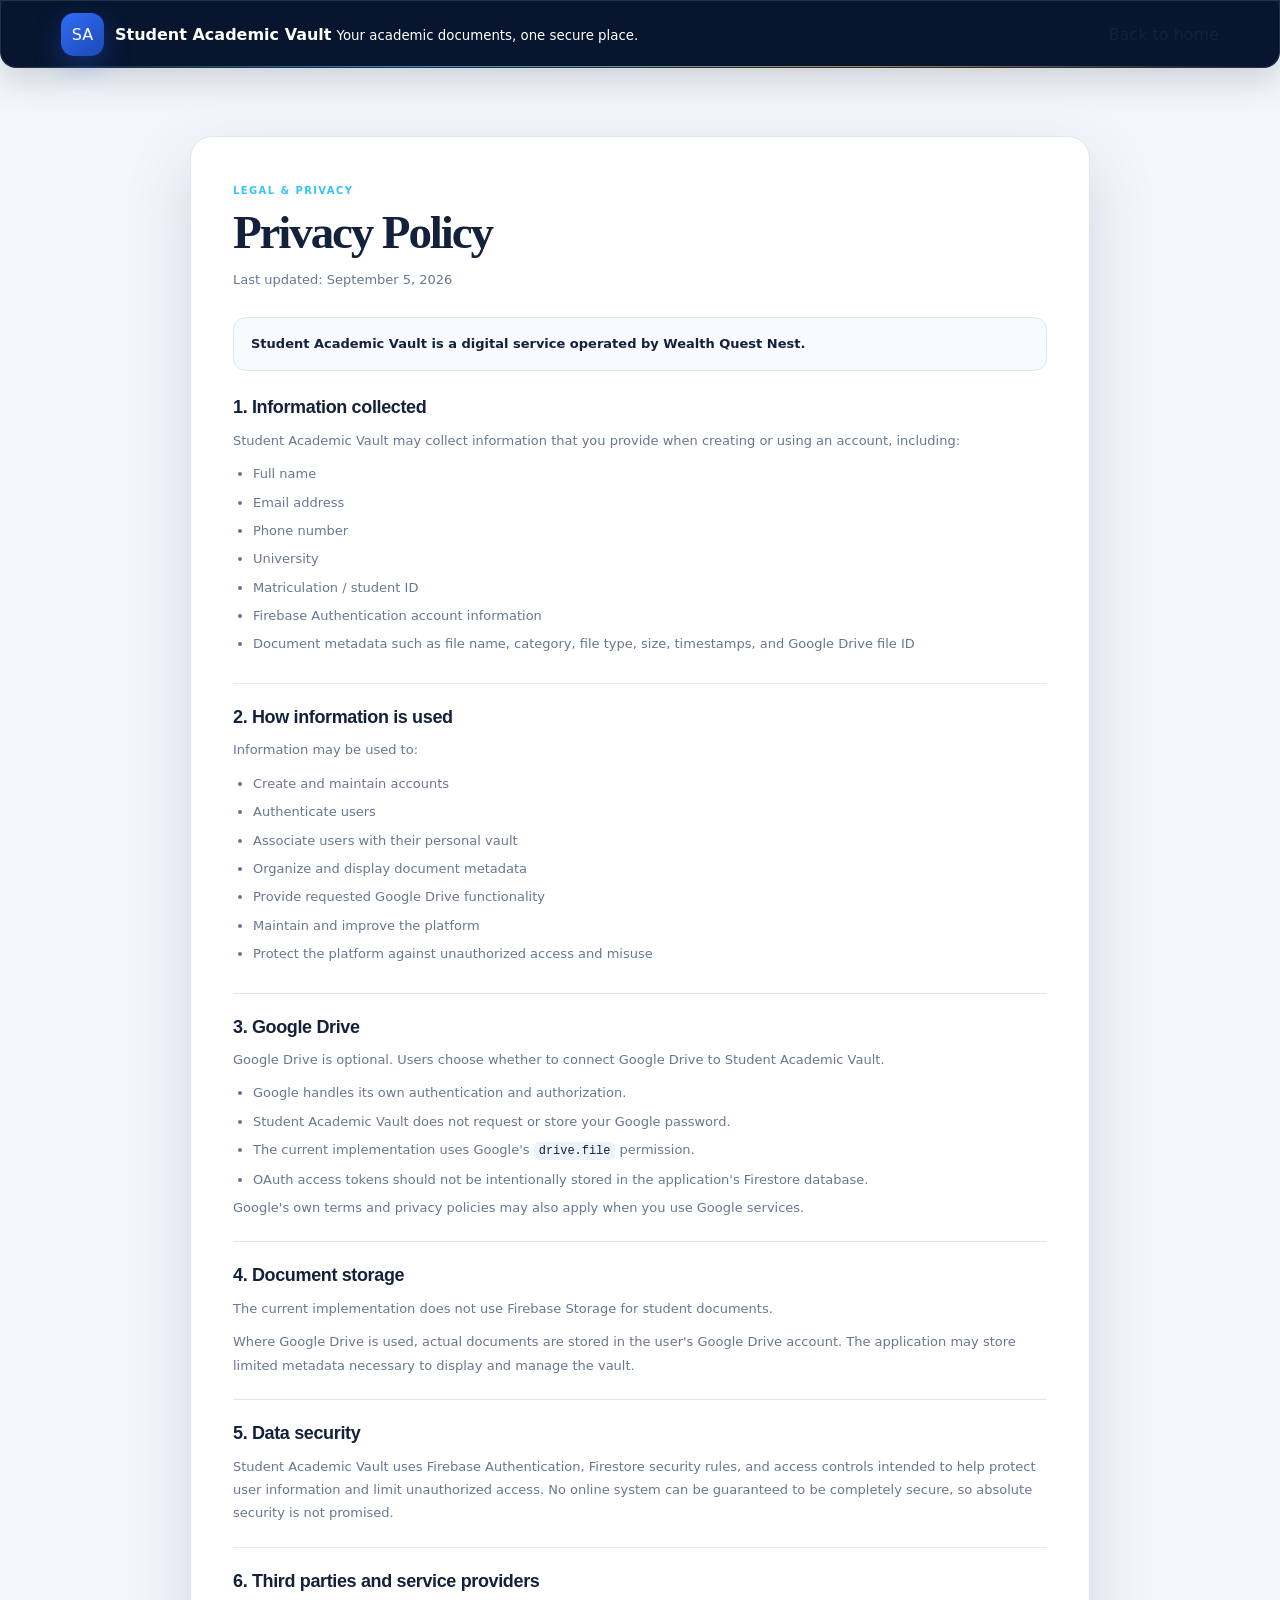
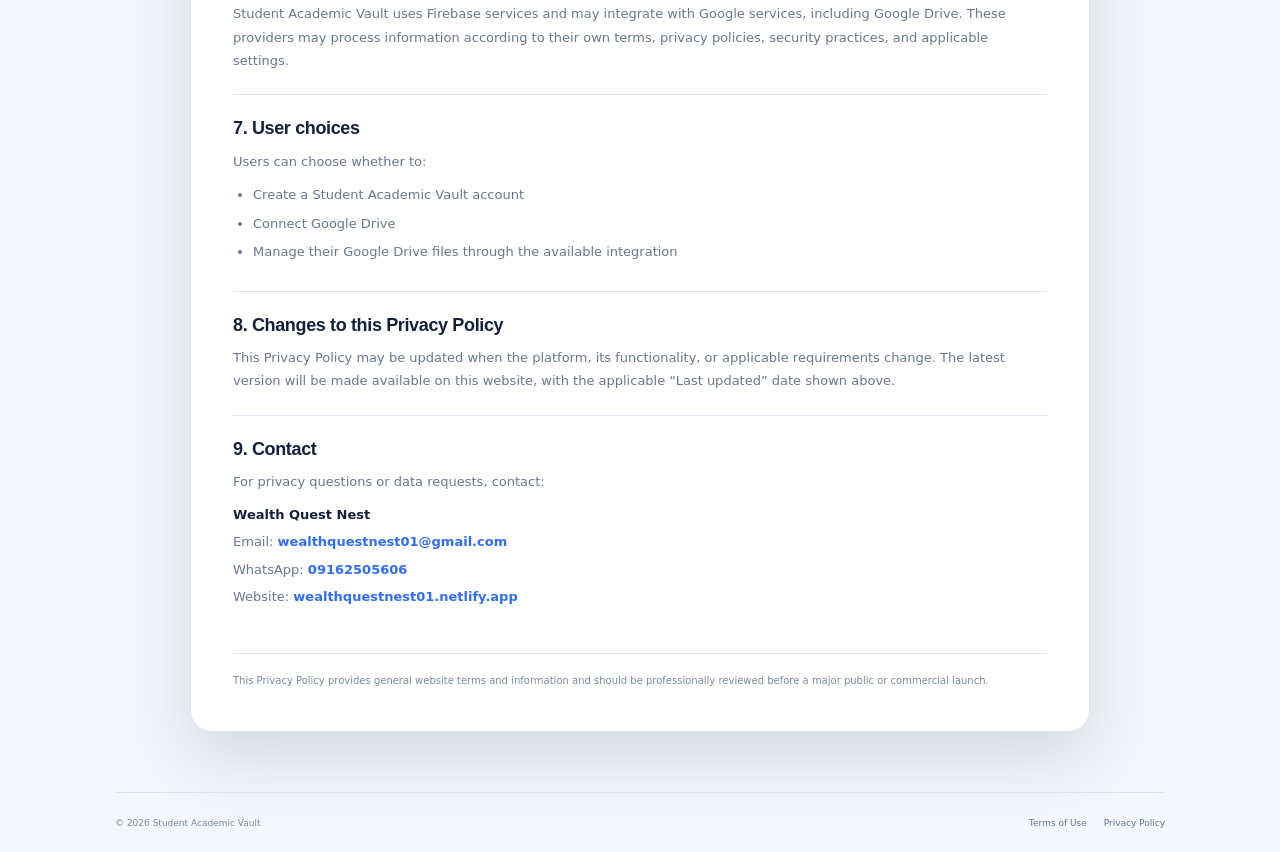
<file: privacy.html>
<!DOCTYPE html>
<html lang="en">
<head>
  <meta charset="UTF-8">
  <meta name="viewport" content="width=device-width, initial-scale=1.0, viewport-fit=cover">
  <meta name="description" content="Privacy Policy for Student Academic Vault, operated by Wealth Quest Nest.">
  <title>Privacy Policy | Student Academic Vault</title>
  <link rel="stylesheet" href="style.css">
</head>
<body class="auth-page">
  <header class="site-header">
    <a class="brand" href="index.html" aria-label="Student Academic Vault home">
      <span class="brand-mark">SA</span>
      <span>
        <strong>Student Academic Vault</strong>
        <small>Your academic documents, one secure place.</small>
      </span>
    </a>
    <a class="header-link" href="index.html">Back to home</a>
  </header>

  <main class="legal-shell">
    <article class="auth-card legal-card">
      <div class="auth-intro">
        <span class="eyebrow">LEGAL &amp; PRIVACY</span>
        <h1>Privacy Policy</h1>
        <p class="legal-updated">Last updated: September 5, 2026</p>
      </div>

      <div class="legal-notice">
        <strong>Student Academic Vault is a digital service operated by Wealth Quest Nest.</strong>
      </div>

      <section class="legal-section">
        <h2>1. Information collected</h2>
        <p>Student Academic Vault may collect information that you provide when creating or using an account, including:</p>
        <ul>
          <li>Full name</li>
          <li>Email address</li>
          <li>Phone number</li>
          <li>University</li>
          <li>Matriculation / student ID</li>
          <li>Firebase Authentication account information</li>
          <li>Document metadata such as file name, category, file type, size, timestamps, and Google Drive file ID</li>
        </ul>
      </section>

      <section class="legal-section">
        <h2>2. How information is used</h2>
        <p>Information may be used to:</p>
        <ul>
          <li>Create and maintain accounts</li>
          <li>Authenticate users</li>
          <li>Associate users with their personal vault</li>
          <li>Organize and display document metadata</li>
          <li>Provide requested Google Drive functionality</li>
          <li>Maintain and improve the platform</li>
          <li>Protect the platform against unauthorized access and misuse</li>
        </ul>
      </section>

      <section class="legal-section">
        <h2>3. Google Drive</h2>
        <p>Google Drive is optional. Users choose whether to connect Google Drive to Student Academic Vault.</p>
        <ul>
          <li>Google handles its own authentication and authorization.</li>
          <li>Student Academic Vault does not request or store your Google password.</li>
          <li>The current implementation uses Google's <code>drive.file</code> permission.</li>
          <li>OAuth access tokens should not be intentionally stored in the application's Firestore database.</li>
        </ul>
        <p>Google's own terms and privacy policies may also apply when you use Google services.</p>
      </section>

      <section class="legal-section">
        <h2>4. Document storage</h2>
        <p>The current implementation does not use Firebase Storage for student documents.</p>
        <p>Where Google Drive is used, actual documents are stored in the user's Google Drive account. The application may store limited metadata necessary to display and manage the vault.</p>
      </section>

      <section class="legal-section">
        <h2>5. Data security</h2>
        <p>Student Academic Vault uses Firebase Authentication, Firestore security rules, and access controls intended to help protect user information and limit unauthorized access. No online system can be guaranteed to be completely secure, so absolute security is not promised.</p>
      </section>

      <section class="legal-section">
        <h2>6. Third parties and service providers</h2>
        <p>Student Academic Vault uses Firebase services and may integrate with Google services, including Google Drive. These providers may process information according to their own terms, privacy policies, security practices, and applicable settings.</p>
      </section>

      <section class="legal-section">
        <h2>7. User choices</h2>
        <p>Users can choose whether to:</p>
        <ul>
          <li>Create a Student Academic Vault account</li>
          <li>Connect Google Drive</li>
          <li>Manage their Google Drive files through the available integration</li>
        </ul>
      </section>

      <section class="legal-section">
        <h2>8. Changes to this Privacy Policy</h2>
        <p>This Privacy Policy may be updated when the platform, its functionality, or applicable requirements change. The latest version will be made available on this website, with the applicable “Last updated” date shown above.</p>
      </section>

      <section class="legal-section">
        <h2>9. Contact</h2>
        <p>For privacy questions or data requests, contact:</p>
        <address class="legal-contact">
          <strong>Wealth Quest Nest</strong>
          <span>Email: <a href="mailto:wealthquestnest01@gmail.com">wealthquestnest01@gmail.com</a></span>
          <span>WhatsApp: <a href="https://wa.me/2349162505606" target="_blank" rel="noopener noreferrer">09162505606</a></span>
          <span>Website: <a href="https://wealthquestnest01.netlify.app/" target="_blank" rel="noopener noreferrer">wealthquestnest01.netlify.app</a></span>
        </address>
      </section>

      <p class="legal-disclaimer">This Privacy Policy provides general website terms and information and should be professionally reviewed before a major public or commercial launch.</p>
    </article>
  </main>

  <footer class="auth-footer legal-footer">
    <span>© <span id="year"></span> Student Academic Vault</span>
    <span><a href="terms.html">Terms of Use</a> <a href="privacy.html">Privacy Policy</a></span>
  </footer>

  <script src="script.js"></script>
</body>
</html>
</file>
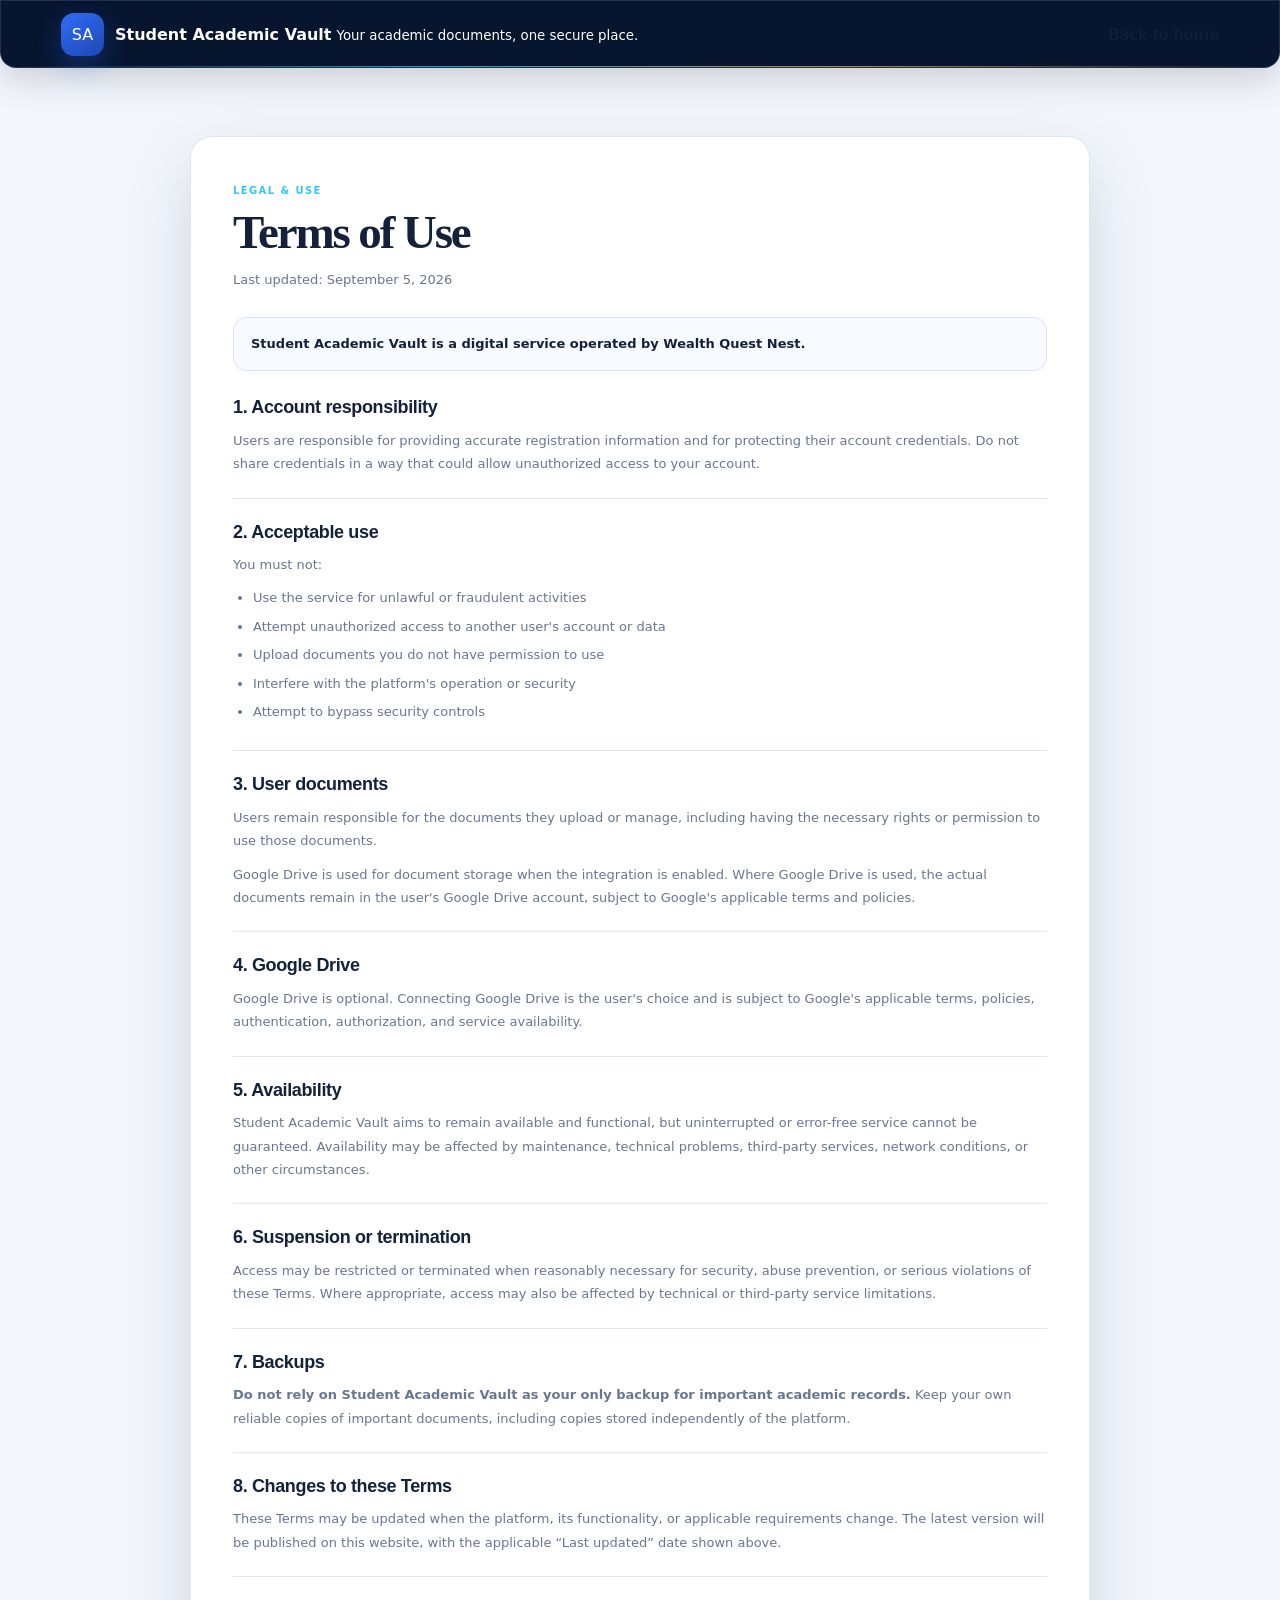
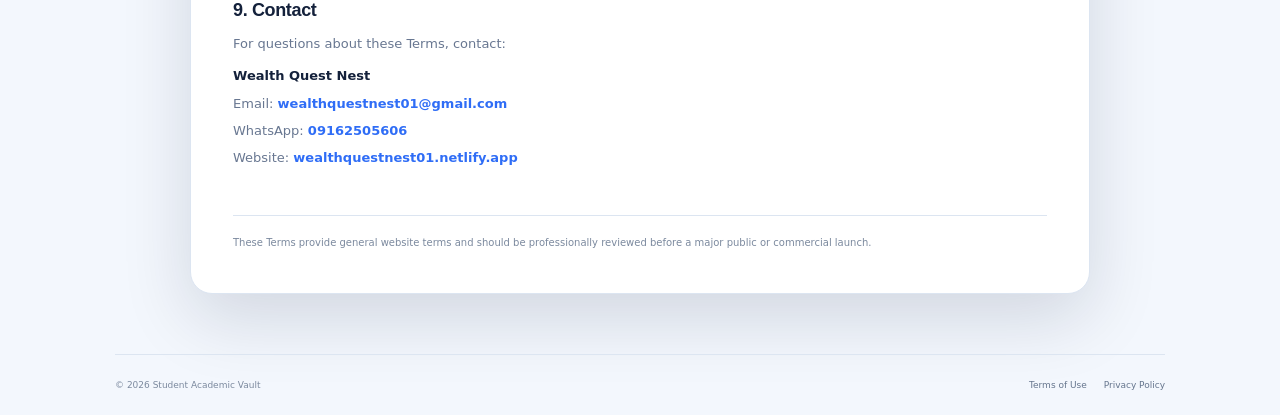
<file: terms.html>
<!DOCTYPE html>
<html lang="en">
<head>
  <meta charset="UTF-8">
  <meta name="viewport" content="width=device-width, initial-scale=1.0, viewport-fit=cover">
  <meta name="description" content="Terms of Use for Student Academic Vault, operated by Wealth Quest Nest.">
  <title>Terms of Use | Student Academic Vault</title>
  <link rel="stylesheet" href="style.css">
</head>
<body class="auth-page">
  <header class="site-header">
    <a class="brand" href="index.html" aria-label="Student Academic Vault home">
      <span class="brand-mark">SA</span>
      <span>
        <strong>Student Academic Vault</strong>
        <small>Your academic documents, one secure place.</small>
      </span>
    </a>
    <a class="header-link" href="index.html">Back to home</a>
  </header>

  <main class="legal-shell">
    <article class="auth-card legal-card">
      <div class="auth-intro">
        <span class="eyebrow">LEGAL &amp; USE</span>
        <h1>Terms of Use</h1>
        <p class="legal-updated">Last updated: September 5, 2026</p>
      </div>

      <div class="legal-notice">
        <strong>Student Academic Vault is a digital service operated by Wealth Quest Nest.</strong>
      </div>

      <section class="legal-section">
        <h2>1. Account responsibility</h2>
        <p>Users are responsible for providing accurate registration information and for protecting their account credentials. Do not share credentials in a way that could allow unauthorized access to your account.</p>
      </section>

      <section class="legal-section">
        <h2>2. Acceptable use</h2>
        <p>You must not:</p>
        <ul>
          <li>Use the service for unlawful or fraudulent activities</li>
          <li>Attempt unauthorized access to another user's account or data</li>
          <li>Upload documents you do not have permission to use</li>
          <li>Interfere with the platform's operation or security</li>
          <li>Attempt to bypass security controls</li>
        </ul>
      </section>

      <section class="legal-section">
        <h2>3. User documents</h2>
        <p>Users remain responsible for the documents they upload or manage, including having the necessary rights or permission to use those documents.</p>
        <p>Google Drive is used for document storage when the integration is enabled. Where Google Drive is used, the actual documents remain in the user's Google Drive account, subject to Google's applicable terms and policies.</p>
      </section>

      <section class="legal-section">
        <h2>4. Google Drive</h2>
        <p>Google Drive is optional. Connecting Google Drive is the user's choice and is subject to Google's applicable terms, policies, authentication, authorization, and service availability.</p>
      </section>

      <section class="legal-section">
        <h2>5. Availability</h2>
        <p>Student Academic Vault aims to remain available and functional, but uninterrupted or error-free service cannot be guaranteed. Availability may be affected by maintenance, technical problems, third-party services, network conditions, or other circumstances.</p>
      </section>

      <section class="legal-section">
        <h2>6. Suspension or termination</h2>
        <p>Access may be restricted or terminated when reasonably necessary for security, abuse prevention, or serious violations of these Terms. Where appropriate, access may also be affected by technical or third-party service limitations.</p>
      </section>

      <section class="legal-section">
        <h2>7. Backups</h2>
        <p><strong>Do not rely on Student Academic Vault as your only backup for important academic records.</strong> Keep your own reliable copies of important documents, including copies stored independently of the platform.</p>
      </section>

      <section class="legal-section">
        <h2>8. Changes to these Terms</h2>
        <p>These Terms may be updated when the platform, its functionality, or applicable requirements change. The latest version will be published on this website, with the applicable “Last updated” date shown above.</p>
      </section>

      <section class="legal-section">
        <h2>9. Contact</h2>
        <p>For questions about these Terms, contact:</p>
        <address class="legal-contact">
          <strong>Wealth Quest Nest</strong>
          <span>Email: <a href="mailto:wealthquestnest01@gmail.com">wealthquestnest01@gmail.com</a></span>
          <span>WhatsApp: <a href="https://wa.me/2349162505606" target="_blank" rel="noopener noreferrer">09162505606</a></span>
          <span>Website: <a href="https://wealthquestnest01.netlify.app/" target="_blank" rel="noopener noreferrer">wealthquestnest01.netlify.app</a></span>
        </address>
      </section>

      <p class="legal-disclaimer">These Terms provide general website terms and should be professionally reviewed before a major public or commercial launch.</p>
    </article>
  </main>

  <footer class="auth-footer legal-footer">
    <span>© <span id="year"></span> Student Academic Vault</span>
    <span><a href="terms.html">Terms of Use</a> <a href="privacy.html">Privacy Policy</a></span>
  </footer>

  <script src="script.js"></script>
</body>
</html>
</file>
<file: style.css>
/* ==========================================================
   STUDENT ACADEMIC VAULT
   Visual system: Midnight Navy + Electric Blue + Cyan + Gold
   ========================================================== */

:root{
  --navy:#07152f;
  --navy-2:#0b1f42;
  --navy-3:#102b58;
  --blue:#2f6df6;
  --blue-2:#4d8dff;
  --cyan:#35c7f4;
  --gold:#f4bd3f;
  --gold-2:#ffd66d;
  --white:#f8fbff;
  --text:#14213b;
  --muted:#687791;
  --line:#dce5f1;
  --paper:#ffffff;
  --soft:#f3f7fd;
  --shadow:0 24px 70px rgba(7,21,47,.14);
  --radius:22px;
}

*{box-sizing:border-box}
html{scroll-behavior:smooth}
body{
  margin:0;
  color:var(--text);
  font-family:"DM Sans",system-ui,sans-serif;
  background:#f4f8fe;
  overflow-x:hidden;
}
a{text-decoration:none;color:inherit}
button,input{font:inherit}
button{cursor:pointer}

/* ---------- visible geometric network ---------- */
.network-background{
  position:fixed;
  z-index:-10;
  inset:0;
  overflow:hidden;
  background:
    radial-gradient(circle at 12% 15%,rgba(47,109,246,.22),transparent 23rem),
    radial-gradient(circle at 88% 22%,rgba(53,199,244,.15),transparent 25rem),
    radial-gradient(circle at 48% 80%,rgba(244,189,63,.08),transparent 26rem),
    #07152f;
}
.network-grid{
  position:absolute;
  inset:-10%;
  opacity:.65;
  background-image:
    linear-gradient(30deg,rgba(77,141,255,.19) 1px,transparent 1px),
    linear-gradient(150deg,rgba(53,199,244,.16) 1px,transparent 1px),
    linear-gradient(90deg,rgba(244,189,63,.08) 1px,transparent 1px);
  background-size:84px 48px,84px 48px,42px 42px;
  transform:perspective(500px) rotateX(45deg) scale(1.2);
  transform-origin:center top;
}
.network-background:before{
  content:"";
  position:absolute;
  inset:0;
  background-image:
    linear-gradient(rgba(255,255,255,.025) 1px,transparent 1px),
    linear-gradient(90deg,rgba(255,255,255,.025) 1px,transparent 1px);
  background-size:34px 34px;
}
.node{
  position:absolute;
  width:9px;height:9px;
  border-radius:50%;
  background:var(--cyan);
  box-shadow:0 0 0 5px rgba(53,199,244,.08),0 0 24px rgba(53,199,244,.8);
  animation:pulse 3s ease-in-out infinite;
}
.node:nth-of-type(even){
  background:var(--gold);
  box-shadow:0 0 0 5px rgba(244,189,63,.08),0 0 24px rgba(244,189,63,.7);
}
.n1{left:8%;top:19%}.n2{left:22%;top:34%}.n3{left:37%;top:13%}
.n4{left:52%;top:28%}.n5{left:68%;top:15%}.n6{left:82%;top:37%}
.n7{left:29%;top:72%}.n8{left:60%;top:68%}.n9{left:91%;top:79%}
.network-line{
  position:absolute;
  height:1px;
  transform-origin:left center;
  background:linear-gradient(90deg,rgba(53,199,244,.65),rgba(77,141,255,.12));
  box-shadow:0 0 8px rgba(53,199,244,.2);
}
.l1{width:240px;left:8%;top:20%;transform:rotate(27deg)}
.l2{width:230px;left:22%;top:34%;transform:rotate(-22deg)}
.l3{width:260px;left:37%;top:14%;transform:rotate(22deg)}
.l4{width:240px;left:52%;top:29%;transform:rotate(-19deg)}
.l5{width:230px;left:68%;top:16%;transform:rotate(30deg)}
.l6{width:320px;left:29%;top:72%;transform:rotate(-10deg)}
@keyframes pulse{50%{transform:scale(1.45);opacity:.75}}

.site-header{
  width:min(1160px,calc(100% - 36px));
  height:82px;
  margin:auto;
  display:flex;
  align-items:center;
  justify-content:space-between;
  position:relative;
  z-index:20;
}
.brand{display:flex;align-items:center;gap:11px;color:#fff}
.brand-mark{
  width:43px;height:43px;border-radius:13px;
  background:linear-gradient(145deg,var(--blue),#1e48b6);
  display:grid;place-items:center;position:relative;
  box-shadow:0 10px 28px rgba(47,109,246,.3);
}
.brand-folder{width:21px;height:15px;border-radius:4px;background:#fff;position:relative}
.brand-folder:before{content:"";position:absolute;left:2px;top:-4px;width:9px;height:6px;border-radius:3px 3px 0 0;background:#fff}
.brand-dot{position:absolute;left:19px;top:19px;width:5px;height:5px;border-radius:50%;background:var(--blue)}
.brand-text{font:700 14px Manrope,sans-serif;letter-spacing:-.02em}.brand-text strong{color:var(--gold)}
.main-nav{display:flex;align-items:center;gap:26px}.main-nav a{font-size:12px;color:#c9d6ed;font-weight:700}.main-nav a:hover{color:#fff}.main-nav .nav-cta{padding:12px 17px;border-radius:11px;background:var(--gold);color:#152342;box-shadow:0 9px 24px rgba(244,189,63,.2)}.main-nav .nav-cta:hover{background:var(--gold-2)}
.menu-toggle{display:none;width:42px;height:42px;border:1px solid rgba(255,255,255,.16);border-radius:11px;background:rgba(255,255,255,.08)}.menu-toggle span{display:block;width:18px;height:2px;background:#fff;margin:4px auto}

.section{width:min(1160px,calc(100% - 36px));margin:auto}

/* ---------- hero ---------- */
.hero{
  min-height:660px;
  display:grid;
  grid-template-columns:.94fr 1.06fr;
  gap:40px;
  align-items:center;
  padding:55px 0 78px;
  position:relative;
}
.hero-copy{max-width:590px;color:#fff}
.eyebrow{display:inline-flex;align-items:center;gap:8px;color:var(--cyan);font-size:10px;font-weight:800;letter-spacing:.14em}
.eyebrow span{width:7px;height:7px;border-radius:50%;background:var(--gold);box-shadow:0 0 15px rgba(244,189,63,.8)}
.hero h1{
  margin:18px 0 20px;
  font:800 clamp(44px,5.8vw,72px)/.99 Manrope,sans-serif;
  letter-spacing:-.055em;
}
.hero h1 em,.section-heading h2 em,.vault-copy h2 em,.final-section h2 em{
  color:var(--gold);
  font-style:normal;
}
.hero-description{
  max-width:560px;
  margin:0;
  color:#b8c7df;
  font-size:16px;
  line-height:1.8;
}
.hero-actions{display:flex;gap:11px;flex-wrap:wrap;margin:28px 0 17px}
.btn{
  min-height:50px;
  display:inline-flex;align-items:center;justify-content:center;gap:11px;
  padding:0 19px;border-radius:12px;font-size:13px;font-weight:800;
  transition:.2s ease;
}
.btn-primary{background:var(--gold);color:#152342;box-shadow:0 14px 30px rgba(244,189,63,.2)}.btn-primary:hover{background:var(--gold-2);transform:translateY(-2px)}
.btn-glass{border:1px solid rgba(255,255,255,.2);background:rgba(255,255,255,.07);color:#fff;backdrop-filter:blur(10px)}.btn-glass:hover{background:rgba(255,255,255,.13);transform:translateY(-2px)}
.btn-light{background:#fff;color:var(--navy);box-shadow:0 14px 30px rgba(0,0,0,.15)}.btn-light:hover{background:#edf4ff;transform:translateY(-2px)}
.hero-points{display:flex;gap:16px;flex-wrap:wrap;color:#9fb0cb;font-size:10px}.hero-points span:first-child{color:#dce7fa;font-weight:700}

/* ---------- vault visual ---------- */
.hero-visual{min-height:500px;display:grid;place-items:center;position:relative}
.hero-orbit{position:absolute;border:1px solid rgba(244,189,63,.42);border-radius:50%;transform:rotate(-20deg);pointer-events:none}
.orbit-a{width:520px;height:265px}.orbit-b{width:590px;height:310px;transform:rotate(27deg);opacity:.5}
.vault-card{
  width:min(520px,100%);
  position:relative;
  z-index:2;
  border:1px solid rgba(255,255,255,.25);
  border-radius:22px;
  background:rgba(249,252,255,.97);
  box-shadow:0 35px 100px rgba(0,0,0,.35);
  overflow:hidden;
  transform:rotate(1deg);
}
.vault-bar{height:46px;padding:0 15px;display:flex;align-items:center;justify-content:space-between;border-bottom:1px solid #e5ebf3;color:#75849d;font-size:8px;font-weight:800}.vault-bar small{color:#16845b;font-size:7px}.browser-dots{display:flex;gap:5px}.browser-dots i{width:7px;height:7px;border-radius:50%;background:#cbd5e4}
.vault-content{padding:23px}.vault-profile{display:flex;align-items:center;justify-content:space-between}.vault-profile small{font-size:7px;letter-spacing:.13em;color:#8c9ab0;font-weight:800}.vault-profile h3{font:800 20px Manrope;margin:4px 0}.profile-circle{width:44px;height:44px;border-radius:50%;display:grid;place-items:center;background:#eaf1ff;color:var(--blue);font-size:11px;font-weight:800;border:1px solid #d5e1fa}
.vault-stat-grid{display:grid;grid-template-columns:repeat(3,1fr);gap:8px;margin:20px 0}.vault-stat{display:flex;align-items:center;gap:7px;padding:11px;border-radius:12px;border:1px solid #e1e8f2}.vault-stat>span{width:29px;height:29px;border-radius:8px;display:grid;place-items:center;font-weight:900;font-size:11px}.blue-stat>span{background:#eaf1ff;color:var(--blue)}.gold-stat>span{background:#fff3d1;color:#9b6b08}.cyan-stat>span{background:#e5f9ff;color:#0785ac}.vault-stat strong,.vault-stat small{display:block}.vault-stat strong{font:800 16px Manrope}.vault-stat small{font-size:7px;color:#8290a6;margin-top:2px}
.recent-head{display:flex;justify-content:space-between;align-items:center;margin:2px 0 8px;font-size:9px}.recent-head a{font-size:8px;color:var(--blue);font-weight:800}.file-list{border:1px solid #e2e9f1;border-radius:12px;overflow:hidden}.file-row{display:flex;align-items:center;gap:9px;padding:10px 11px;border-bottom:1px solid #edf1f5}.file-row:last-child{border:0}.file-icon{width:31px;height:33px;border-radius:8px;display:grid;place-items:center;font-size:7px;font-weight:900}.red-file{background:#ffe9ea;color:#c43a47}.blue-file{background:#e8efff;color:#2f6df6}.gold-file{background:#fff2cf;color:#a87508}.purple-file{background:#f0e9ff;color:#7351b7}.file-row strong{display:block;font-size:9px}.file-row small{display:block;color:#8996a9;font-size:7px;margin-top:2px}.file-row>b{margin-left:auto;color:#16845b;font-size:10px}
.floating-chip{position:absolute;z-index:4;display:flex;align-items:center;gap:8px;padding:11px 13px;border:1px solid rgba(255,255,255,.5);border-radius:13px;background:rgba(255,255,255,.96);box-shadow:0 20px 45px rgba(0,0,0,.2);font-size:8px}.floating-chip>span{width:29px;height:29px;border-radius:9px;display:grid;place-items:center;font-weight:900}.floating-chip strong,.floating-chip small{display:block}.floating-chip strong{font-size:8px}.floating-chip small{color:#8390a3;font-size:7px;margin-top:2px}.floating-chip>b{color:#16845b}.upload-chip{right:-4px;top:60px}.upload-chip>span{background:#e8f0ff;color:var(--blue)}.private-chip{left:-10px;bottom:40px}.private-chip>span{background:#fff2d2;color:#a87508}

/* ---------- features ---------- */
.features-section{padding:88px 0 90px;background:rgba(248,251,255,.98);position:relative}.features-section:before{content:"";position:absolute;left:0;right:0;top:-1px;height:1px;background:rgba(53,199,244,.25)}
.section-heading{max-width:680px;text-align:center;margin:0 auto 40px}.section-heading .eyebrow{color:var(--blue)}.section-heading h2{font:800 clamp(34px,4.4vw,51px)/1.05 Manrope;letter-spacing:-.045em;margin:12px 0 14px}.section-heading h2 em{color:var(--blue)}.section-heading p{font-size:14px;line-height:1.75;color:var(--muted);margin:0}
.feature-grid{display:grid;grid-template-columns:repeat(4,1fr);gap:12px}.feature-card{position:relative;min-height:225px;padding:22px;border-radius:18px;color:#fff;overflow:hidden;box-shadow:0 18px 45px rgba(7,21,47,.12);transition:.2s}.feature-card:hover{transform:translateY(-5px)}.feature-card:after{content:"";position:absolute;width:130px;height:130px;border-radius:50%;right:-55px;bottom:-60px;border:1px solid rgba(255,255,255,.25);box-shadow:0 0 0 20px rgba(255,255,255,.04),0 0 0 40px rgba(255,255,255,.03)}
.feature-blue{background:linear-gradient(145deg,#1554d6,#2f79ff)}.feature-gold{background:linear-gradient(145deg,#c88a12,#f4bd3f);color:#1d2a42}.feature-cyan{background:linear-gradient(145deg,#0784a8,#35c7f4)}.feature-purple{background:linear-gradient(145deg,#5d3bb1,#8668e8)}
.feature-number{position:absolute;top:18px;right:20px;font:800 10px Manrope;opacity:.65}.feature-icon{font-size:26px;margin-bottom:26px}.feature-card h3{font:800 20px Manrope;margin:0 0 8px}.feature-card p{font-size:12px;line-height:1.65;margin:0;max-width:230px;opacity:.92}.card-line{display:block;width:35px;height:3px;border-radius:5px;background:var(--gold-2);margin-top:17px}.feature-gold .card-line{background:#fff}.feature-cyan .card-line{background:#fff}.feature-purple .card-line{background:var(--gold-2)}

/* ---------- vault section ---------- */
.vault-section{width:100%;padding:95px max(18px,calc((100% - 1160px)/2));display:grid;grid-template-columns:.78fr 1.22fr;gap:55px;align-items:center;background:linear-gradient(135deg,#0a1a37,#0e2853 55%,#102f62);color:#fff;position:relative;overflow:hidden}.vault-section:before{content:"";position:absolute;width:520px;height:520px;border-radius:50%;right:-190px;top:-170px;border:1px solid rgba(244,189,63,.3);box-shadow:0 0 0 35px rgba(244,189,63,.035),0 0 0 70px rgba(244,189,63,.025)}.vault-copy{position:relative;z-index:2}.gold-eyebrow{color:var(--gold-2)!important}.vault-copy h2{font:800 clamp(36px,4.4vw,52px)/1.02 Manrope;letter-spacing:-.045em;margin:14px 0}.vault-copy p{color:#b9c9e3;font-size:14px;line-height:1.8;max-width:500px}.mini-benefits{display:grid;gap:10px;margin-top:25px}.mini-benefits>div{display:grid;grid-template-columns:32px 90px 1fr;align-items:center;gap:9px;padding:11px;border:1px solid rgba(255,255,255,.1);border-radius:11px;background:rgba(255,255,255,.045)}.mini-benefits span{width:28px;height:28px;border-radius:8px;display:grid;place-items:center;background:rgba(244,189,63,.12);color:var(--gold-2);font-size:8px;font-weight:900}.mini-benefits strong{font-size:11px}.mini-benefits small{font-size:9px;color:#94a8c6}
.large-vault{position:relative;z-index:2;border:1px solid rgba(255,255,255,.18);border-radius:21px;background:rgba(255,255,255,.96);color:var(--text);box-shadow:0 35px 80px rgba(0,0,0,.25);overflow:hidden}.large-vault-top{height:55px;display:flex;align-items:center;justify-content:space-between;padding:0 19px;border-bottom:1px solid #e1e8f1;font-size:10px;font-weight:900}.large-vault-top button{border:0;border-radius:9px;background:var(--blue);color:#fff;padding:9px 12px;font-size:9px;font-weight:800}.large-vault-body{padding:20px}.vault-user-row{display:flex;justify-content:space-between;align-items:center}.vault-user-row small{font-size:7px;color:#8996aa;letter-spacing:.14em}.vault-user-row h3{font:800 20px Manrope;margin:3px 0}.storage{font-size:9px;color:#748198}.storage span{display:inline-block;width:7px;height:7px;border-radius:50%;background:#16845b;margin-right:4px}.category-pills{display:flex;gap:6px;flex-wrap:wrap;margin:17px 0}.category-pills span{padding:7px 10px;border-radius:8px;background:#f0f4f9;color:#738096;font-size:8px;font-weight:800}.category-pills .active{background:#e8efff;color:var(--blue)}.big-file-grid{display:grid;grid-template-columns:1fr 1fr;gap:9px}.big-file{position:relative;padding:14px;border:1px solid #e2e9f1;border-radius:12px;background:#fbfdff}.big-icon{width:35px;height:37px;border-radius:9px;display:grid;place-items:center;font-size:7px;font-weight:900;margin-bottom:13px}.big-icon.red{background:#ffe9ea;color:#c43a47}.big-icon.blue{background:#e8efff;color:#2f6df6}.big-icon.gold{background:#fff2cf;color:#a87508}.big-icon.purple{background:#f0e9ff;color:#7351b7}.big-file strong,.big-file small{display:block}.big-file strong{font-size:10px}.big-file small{font-size:8px;color:#8996a9;margin-top:3px}.big-file button{position:absolute;right:10px;bottom:10px;width:26px;height:26px;border:0;border-radius:8px;background:#eef3f9;color:var(--blue);font-weight:900}

/* ---------- steps ---------- */
.steps-section{padding:90px 0;background:#f7faff}.compact-heading{margin-bottom:28px}.compact-heading h2{font-size:42px}.steps-track{display:grid;grid-template-columns:1fr auto 1fr auto 1fr auto 1fr auto 1fr;align-items:stretch;gap:8px}.step{background:#fff;border:1px solid var(--line);border-radius:16px;padding:17px;box-shadow:0 10px 30px rgba(7,21,47,.06);min-width:0}.step>b{font:800 9px Manrope;color:var(--blue)}.step-icon{width:37px;height:37px;display:grid;place-items:center;border-radius:10px;background:#eaf1ff;margin:14px 0 11px;font-size:16px}.step h3{font:800 14px Manrope;margin:0 0 7px}.step p{font-size:9px;line-height:1.6;color:var(--muted);margin:0}.steps-track>i{display:grid;place-items:center;color:var(--gold);font-size:20px;font-style:normal;font-weight:900}

/* ---------- final ---------- */
.final-section{min-height:310px;margin-top:0!important;padding:58px 65px;border-radius:24px;background:linear-gradient(130deg,#07152f,#10366f);color:#fff;display:flex;align-items:center;justify-content:space-between;gap:35px;position:relative;overflow:hidden;box-shadow:0 25px 70px rgba(7,21,47,.2);margin-bottom:65px}.final-network{position:absolute;inset:0;opacity:.5;background-image:linear-gradient(30deg,rgba(53,199,244,.22) 1px,transparent 1px),linear-gradient(150deg,rgba(244,189,63,.16) 1px,transparent 1px);background-size:70px 40px;transform:skewX(-15deg);}.final-section>div:not(.final-network),.final-section>a{position:relative;z-index:2}.final-section h2{font:800 clamp(34px,4.3vw,51px)/1.03 Manrope;letter-spacing:-.04em;margin:12px 0}.final-section p{max-width:570px;color:#b7c8e4;font-size:14px;line-height:1.7;margin:0}.site-footer{width:min(1160px,calc(100% - 36px));margin:auto;border-top:1px solid rgba(255,255,255,.15);padding:25px 0 30px;color:#91a1bb;display:flex;justify-content:space-between;font-size:10px}.site-footer a{color:#c6d4e9;margin-left:18px}.site-footer a:hover{color:#fff}

/* ---------- shared auth styling ---------- */
.auth-page,.verify-page,.simple-auth-page{background:#f3f7fd;min-height:100vh;color:var(--text)}.auth-page .site-header,.verify-page .site-header,.simple-auth-page .site-header{background:var(--navy);width:100%;padding:0 max(18px,calc((100% - 1160px)/2));}.auth-shell,.verify-shell{width:min(1050px,calc(100% - 36px));margin:40px auto 60px;display:grid;grid-template-columns:1fr .86fr;gap:20px}.auth-card,.verify-card,.simple-auth-card{background:#fff;border:1px solid var(--line);border-radius:22px;box-shadow:var(--shadow)}.auth-card,.verify-card{padding:42px}.auth-intro h1,.verify-card h1,.simple-auth-card h1{font:800 clamp(32px,5vw,47px)/1.03 Manrope;letter-spacing:-.045em;margin:10px 0 13px}.auth-intro p,.verify-lead{font-size:13px;line-height:1.75;color:var(--muted)}.auth-side,.verify-side{border-radius:22px;padding:42px;color:#fff;background:linear-gradient(145deg,#07152f,#0e326c);position:relative;overflow:hidden}.auth-side:before,.verify-side:before{content:"";position:absolute;width:330px;height:330px;border:1px solid rgba(53,199,244,.25);border-radius:50%;right:-150px;top:-120px;box-shadow:0 0 0 35px rgba(53,199,244,.04),0 0 0 70px rgba(244,189,63,.035)}.auth-side h2,.verify-side h2{font:800 35px/1.08 Manrope;margin:10px 0}.auth-side p,.verify-side>p{color:#b9c9e3;font-size:13px;line-height:1.75}.benefit{display:flex;gap:10px;padding:13px;border:1px solid rgba(255,255,255,.1);border-radius:12px;background:rgba(255,255,255,.05);margin-top:10px}.benefit-icon{width:31px;height:31px;display:grid;place-items:center;border-radius:9px;background:rgba(47,109,246,.18)}.benefit strong{font-size:11px}.benefit small{display:block;color:#91a6c6;font-size:8px;margin-top:3px}.field{margin-bottom:17px}.field label{display:block;font-size:11px;font-weight:800;margin-bottom:7px}.field input{width:100%;height:49px;border:1px solid #dbe4ef;border-radius:11px;padding:0 14px;outline:0}.field input:focus{border-color:var(--blue);box-shadow:0 0 0 4px rgba(47,109,246,.09)}.primary-btn{width:100%;min-height:49px;border:0;border-radius:11px;background:var(--blue);color:#fff;font-weight:800}.primary-btn:hover{background:#1e55cf}.password-toggle{border:0;background:#edf3ff;color:var(--blue);border-radius:7px}.auth-switch a,.label-row a{color:var(--blue)}.verify-icon{background:#fff4d4!important;color:#a87508!important}.secondary-btn{min-height:49px;border:1px solid var(--line);border-radius:11px;background:#fff;color:var(--text);font-weight:800}.verification-help{background:#f4f8fd!important}.simple-auth-shell{width:min(620px,calc(100% - 36px));margin:40px auto 60px}.simple-auth-card{padding:42px}.auth-footer{width:min(1050px,calc(100% - 36px));margin:auto;padding:25px 0;color:#7b899e;border-top:1px solid var(--line);font-size:9px}

/* ---------- responsive ---------- */
@media(max-width:1000px){
  .hero{grid-template-columns:1fr;gap:20px;padding-top:40px}.hero-copy{max-width:720px}.hero-visual{min-height:470px}
  .feature-grid{grid-template-columns:1fr 1fr}
  .vault-section{grid-template-columns:1fr;padding-top:75px;padding-bottom:75px}.vault-copy{max-width:700px}
  .steps-track{grid-template-columns:1fr 1fr 1fr;gap:10px}.steps-track>i{display:none}
}
@media(max-width:780px){
  .main-nav{display:none;position:absolute;left:0;right:0;top:72px;padding:12px;border-radius:15px;background:#0b1f42;border:1px solid rgba(255,255,255,.13);box-shadow:var(--shadow);flex-direction:column;align-items:stretch;gap:2px}.main-nav.open{display:flex}.main-nav a{padding:12px}.main-nav .nav-cta{text-align:center}.menu-toggle{display:block}
  .hero h1{font-size:49px}.hero-description{font-size:15px}
  .final-section{padding:42px 30px;flex-direction:column;align-items:flex-start}.final-section .btn{width:100%}
  .auth-shell,.verify-shell{grid-template-columns:1fr}.auth-side,.verify-side{order:-1}
}
@media(max-width:580px){
  .site-header,.section{width:calc(100% - 20px)}.hero{padding-top:30px;padding-bottom:65px}.hero h1{font-size:42px}.hero-visual{min-height:390px}.hero-orbit{display:none}.vault-card{transform:none}.vault-content{padding:15px}.vault-stat-grid{grid-template-columns:1fr 1fr}.vault-stat:last-child{display:none}.floating-chip{padding:9px}.upload-chip{right:-2px;top:24px}.private-chip{left:-2px;bottom:10px}
  .features-section{padding:68px 0}.section-heading h2{font-size:35px}.feature-grid{grid-template-columns:1fr}.feature-card{min-height:190px}.vault-section{padding-left:20px;padding-right:20px}.vault-copy h2{font-size:38px}.big-file-grid{grid-template-columns:1fr}.category-pills{overflow:hidden;flex-wrap:nowrap}.category-pills span{white-space:nowrap}.steps-track{grid-template-columns:1fr 1fr}.final-section{margin-bottom:40px}.site-footer{width:calc(100% - 20px);flex-direction:column;gap:9px}.site-footer a{margin-left:0;margin-right:17px}.auth-card,.verify-card,.simple-auth-card{padding:28px 19px}.auth-shell,.verify-shell,.simple-auth-shell{width:calc(100% - 20px)}
}


/* ==========================================================
   FLOAT-IN MOTION SYSTEM
   Every major section, visual, card and image can gently
   float into view as the student scrolls.
   ========================================================== */

.float-in{
  opacity:0;
  transform:translate3d(0,55px,0) scale(.97);
  filter:blur(4px);
  transition:
    opacity .8s cubic-bezier(.2,.7,.2,1),
    transform .9s cubic-bezier(.2,.8,.2,1),
    filter .8s ease;
  will-change:opacity,transform,filter;
}

.float-in.from-left{transform:translate3d(-65px,20px,0) scale(.97)}
.float-in.from-right{transform:translate3d(65px,20px,0) scale(.97)}
.float-in.from-bottom{transform:translate3d(0,65px,0) scale(.97)}
.float-in.from-top{transform:translate3d(0,-55px,0) scale(.97)}
.float-in.zoom-in{transform:translate3d(0,35px,0) scale(.88)}

.float-in.is-visible{
  opacity:1;
  transform:translate3d(0,0,0) scale(1);
  filter:blur(0);
}

/* Children enter one after another */
.stagger-float > *{
  opacity:0;
  transform:translate3d(0,32px,0);
  filter:blur(3px);
  transition:
    opacity .65s ease,
    transform .75s cubic-bezier(.2,.8,.2,1),
    filter .65s ease;
}
.stagger-float.is-visible > *{
  opacity:1;
  transform:translate3d(0,0,0);
  filter:blur(0);
}
.stagger-float.is-visible > *:nth-child(1){transition-delay:.05s}
.stagger-float.is-visible > *:nth-child(2){transition-delay:.12s}
.stagger-float.is-visible > *:nth-child(3){transition-delay:.19s}
.stagger-float.is-visible > *:nth-child(4){transition-delay:.26s}
.stagger-float.is-visible > *:nth-child(5){transition-delay:.33s}
.stagger-float.is-visible > *:nth-child(6){transition-delay:.40s}

/* Make actual images float too, if images are added later */
img.float-image{
  opacity:0;
  transform:translate3d(0,48px,0) scale(.94);
  filter:blur(5px);
  transition:
    opacity .9s ease,
    transform 1s cubic-bezier(.2,.8,.2,1),
    filter .9s ease;
}
img.float-image.is-visible{
  opacity:1;
  transform:none;
  filter:blur(0);
}

/* Gentle continuous movement after entering */
.hero-visual.is-visible .vault-card{
  animation:vaultFloat 5s ease-in-out infinite;
}
.hero-visual.is-visible .upload-chip{
  animation:chipFloat 4.2s ease-in-out infinite;
}
.hero-visual.is-visible .private-chip{
  animation:chipFloat 4.8s ease-in-out infinite reverse;
}
@keyframes vaultFloat{
  0%,100%{transform:translateY(0) rotate(1deg)}
  50%{transform:translateY(-9px) rotate(1deg)}
}
@keyframes chipFloat{
  0%,100%{transform:translateY(0)}
  50%{transform:translateY(-7px)}
}

/* Floating network nodes remain alive behind the content */
.network-background .node{
  animation:
    pulse 3s ease-in-out infinite,
    networkDrift 7s ease-in-out infinite;
}
@keyframes networkDrift{
  0%,100%{margin-top:0}
  50%{margin-top:-9px}
}

/* Respect users who prefer reduced motion */
@media (prefers-reduced-motion:reduce){
  *,*::before,*::after{
    animation-duration:.01ms!important;
    animation-iteration-count:1!important;
    scroll-behavior:auto!important;
    transition-duration:.01ms!important;
  }
  .float-in,.stagger-float > *,img.float-image{
    opacity:1!important;
    transform:none!important;
    filter:none!important;
  }
}


/* ==========================================================
   V5 REFINEMENT
   One consistent palette + smaller visual proportions +
   fixed/solid header + working mobile navigation.
   ========================================================== */

/* One visual language — no rainbow cards */
:root{
  --navy:#07152f;
  --navy-2:#0b1f42;
  --navy-3:#123566;
  --blue:#2f6df6;
  --blue-2:#5b8fff;
  --cyan:#35c7f4;
  --gold:#f4bd3f;
  --gold-2:#ffd66d;
  --white:#f8fbff;
  --text:#14213b;
  --muted:#687791;
  --line:#dce5f1;
}

/* Fixed header: always visible while scrolling */
.site-header{
  position:fixed !important;
  top:0;
  left:50%;
  transform:translateX(-50%);
  width:min(1160px,calc(100% - 36px));
  height:68px;
  padding:0 17px;
  border:1px solid rgba(255,255,255,.12);
  border-radius:0 0 16px 16px;
  background:rgba(7,21,47,.88);
  backdrop-filter:blur(18px);
  -webkit-backdrop-filter:blur(18px);
  box-shadow:0 12px 35px rgba(0,0,0,.16);
  z-index:1000;
}
body.landing-page{padding-top:68px}
.site-header:after{
  content:"";
  position:absolute;
  left:18px;right:18px;bottom:0;
  height:1px;
  background:linear-gradient(90deg,transparent,rgba(53,199,244,.75),rgba(244,189,63,.7),transparent);
}

/* Keep every card in the same blue/navy family */
.feature-card{
  background:linear-gradient(145deg,#0b2a59,#154c9d) !important;
  color:#fff !important;
}
.feature-card .card-line{
  background:var(--gold) !important;
}
.feature-card .feature-icon{
  filter:none;
}

/* Smaller, better-proportioned hero visual */
.hero-visual{
  min-height:420px;
}
.vault-card{
  width:min(450px,88%);
}
.orbit-a{width:445px;height:230px}
.orbit-b{width:505px;height:270px}
.upload-chip{right:2%;top:72px}
.private-chip{left:2%;bottom:28px}

/* Smaller large-vault visual */
.large-vault{
  width:100%;
  max-width:640px;
  justify-self:end;
}
.large-vault-body{
  padding:17px;
}
.big-file{
  padding:12px;
}
.big-icon{
  width:31px;
  height:33px;
  margin-bottom:10px;
}

/* Keep all section surfaces consistent */
.features-section{
  background:#f4f8fe;
}
.steps-section{
  background:#eef4fc;
}
.feature-grid{
  gap:14px;
}
.feature-card{
  min-height:205px;
}

/* More compact overall spacing */
.hero{
  min-height:610px;
  padding:38px 0 60px;
}
.vault-section{
  padding-top:78px;
  padding-bottom:78px;
}
.steps-section{
  padding-top:72px;
  padding-bottom:72px;
}

/* Mobile menu: actually visible, layered above content */
@media(max-width:780px){
  .site-header{
    width:calc(100% - 20px);
    height:64px;
    padding:0 12px;
  }
  body.landing-page{padding-top:64px}

  .menu-toggle{
    display:flex !important;
    flex-direction:column;
    align-items:center;
    justify-content:center;
    gap:4px;
    position:relative;
    z-index:1002;
  }

  .main-nav{
    display:flex !important;
    visibility:hidden;
    opacity:0;
    pointer-events:none;
    position:absolute;
    left:0;
    right:0;
    top:72px;
    padding:10px;
    border-radius:15px;
    background:#07152f;
    border:1px solid rgba(255,255,255,.16);
    box-shadow:0 20px 50px rgba(0,0,0,.38);
    flex-direction:column;
    align-items:stretch;
    gap:2px;
    transform:translateY(-10px);
    transition:opacity .22s ease,transform .22s ease,visibility .22s ease;
  }

  .main-nav.open{
    visibility:visible;
    opacity:1;
    pointer-events:auto;
    transform:translateY(0);
  }

  .main-nav a{
    display:block;
    width:100%;
    padding:13px 14px;
    border-radius:9px;
    color:#d9e6fa;
    font-size:13px;
  }
  .main-nav a:hover{
    background:rgba(47,109,246,.14);
    color:#fff;
  }
  .main-nav .nav-cta{
    margin-top:5px;
    text-align:center;
    background:var(--gold);
    color:#152342;
  }

  .hero-visual{
    min-height:340px;
  }
  .vault-card{
    width:min(400px,92%);
  }
  .orbit-a,.orbit-b{
    display:none;
  }
  .upload-chip{
    right:-2px;
    top:22px;
  }
  .private-chip{
    left:-2px;
    bottom:5px;
  }
}

@media(max-width:580px){
  .site-header{
    width:calc(100% - 10px);
  }
  .hero-visual{
    min-height:310px;
  }
  .vault-card{
    width:94%;
  }
  .floating-chip{
    transform:scale(.88);
    transform-origin:center;
  }
  .large-vault{
    max-width:100%;
  }
}

/* If real images are inserted later, constrain them */
.hero-visual img,
.large-vault img,
.feature-card img{
  max-width:100%;
  height:auto;
  object-fit:contain;
}

/* ==========================================================
   DOCUMENT VAULT V1
   Uses the existing SAV V5 visual system.
   ========================================================== */
.vault-page{min-height:100vh;background:#f3f7fd}.vault-page .site-header{position:fixed;top:0;left:0;right:0;width:100%;padding:0 max(18px,calc((100% - 1160px)/2));background:rgba(7,21,47,.94);backdrop-filter:blur(14px);-webkit-backdrop-filter:blur(14px);box-shadow:0 8px 30px rgba(0,0,0,.12)}.vault-nav{display:flex;align-items:center;gap:10px}.vault-nav a,.header-button{color:#dbe7fa;padding:9px 12px;border-radius:9px;font-size:11px;font-weight:800}.vault-nav a:hover,.vault-nav a.active{background:rgba(255,255,255,.09);color:#fff}.header-button{border:1px solid rgba(255,255,255,.12);background:rgba(255,255,255,.05)}.vault-main{width:min(1160px,calc(100% - 36px));margin:0 auto;padding:128px 0 70px}.vault-top{display:flex;align-items:flex-end;justify-content:space-between;gap:30px;padding:30px;border-radius:24px;color:#fff;background:linear-gradient(145deg,#07152f,#10346e);box-shadow:0 24px 60px rgba(7,21,47,.22);overflow:hidden;position:relative}.vault-top:after{content:"";position:absolute;width:300px;height:300px;border:1px solid rgba(53,199,244,.18);border-radius:50%;right:-120px;top:-160px;box-shadow:0 0 0 45px rgba(53,199,244,.03),0 0 0 90px rgba(244,189,63,.025)}.vault-top>div,.vault-top button{position:relative;z-index:1}.vault-top h1{font:800 clamp(31px,5vw,48px)/1.03 Manrope;margin:10px 0 12px;max-width:700px;letter-spacing:-.045em}.vault-top p{margin:0;max-width:680px;color:#b9c9e3;font-size:14px;line-height:1.75}.vault-top .primary-btn{width:auto;min-width:190px;flex:none}.vault-panel{margin-top:20px;background:#fff;border:1px solid var(--line);border-radius:24px;box-shadow:var(--shadow);padding:26px}.vault-panel-head{display:flex;justify-content:space-between;align-items:center;gap:18px}.vault-panel-head h2{font:800 26px/1.1 Manrope;margin:0}.vault-panel-head p{margin:6px 0 0;color:var(--muted);font-size:11px}.vault-filter{display:flex;gap:8px}.vault-filter input,.vault-filter select,.upload-modal select{height:43px;border:1px solid var(--line);border-radius:10px;padding:0 12px;outline:0;background:#fff;color:var(--text)}.vault-filter input{width:220px}.vault-filter input:focus,.vault-filter select:focus,.upload-modal select:focus{border-color:var(--blue);box-shadow:0 0 0 4px rgba(47,109,246,.08)}.empty-vault{text-align:center;padding:70px 20px}.empty-icon{width:66px;height:66px;margin:auto;display:grid;place-items:center;border-radius:20px;background:#edf4ff;font-size:30px}.empty-vault h3{margin:16px 0 7px;font:800 24px Manrope}.empty-vault p{color:var(--muted);font-size:12px;margin:0 0 18px}.secondary-btn{padding:0 20px}.document-grid{display:grid;grid-template-columns:repeat(3,minmax(0,1fr));gap:14px;margin-top:22px}.document-card{border:1px solid var(--line);border-radius:17px;padding:16px;background:#fff;min-width:0;transition:transform .2s ease,box-shadow .2s ease}.document-card:hover{transform:translateY(-3px);box-shadow:0 15px 35px rgba(7,21,47,.1)}.doc-icon{width:45px;height:45px;display:grid;place-items:center;border-radius:13px;background:#edf4ff;font-size:21px;margin-bottom:12px}.doc-name{font-weight:800;font-size:13px;white-space:nowrap;overflow:hidden;text-overflow:ellipsis}.doc-meta{display:flex;gap:6px;flex-wrap:wrap;margin-top:7px;color:var(--muted);font-size:9px}.doc-tag{padding:4px 7px;border-radius:999px;background:#f1f5fa}.doc-actions{display:flex;gap:7px;margin-top:15px}.doc-actions button,.doc-actions a{flex:1;min-height:36px;border:1px solid var(--line);border-radius:8px;background:#fff;color:var(--text);font-size:10px;font-weight:800;display:grid;place-items:center}.doc-actions .download{background:#edf4ff;border-color:#d7e5ff;color:#245ac8}.doc-actions .delete{color:#b04b4b}.modal-backdrop,.preview-backdrop{position:fixed;inset:0;z-index:100;background:rgba(4,13,29,.72);display:grid;place-items:center;padding:18px}.modal-backdrop[hidden],.preview-backdrop[hidden]{display:none}.upload-modal,.preview-modal{position:relative;width:min(520px,100%);max-height:90vh;overflow:auto;background:#fff;border-radius:22px;padding:30px;box-shadow:0 30px 90px rgba(0,0,0,.3)}.upload-modal h2{font:800 30px Manrope;margin:9px 0}.modal-lead{font-size:12px;color:var(--muted);margin:0 0 20px}.modal-close{position:absolute;right:16px;top:14px;width:34px;height:34px;border:0;border-radius:50%;background:#eef3fa;color:var(--text);font-size:22px}.file-drop{position:relative;border:1.5px dashed #b9cbe5;border-radius:14px;padding:25px 15px;text-align:center;background:#f8fbff;cursor:pointer;margin-bottom:16px}.file-drop input{position:absolute;inset:0;width:100%;height:100%;opacity:0;cursor:pointer}.file-drop-icon{width:43px;height:43px;margin:0 auto 9px;border-radius:13px;background:#eaf2ff;color:var(--blue);display:grid;place-items:center;font-size:23px}.file-drop strong{display:block;font-size:11px}.file-drop small{display:block;color:var(--muted);font-size:9px;margin-top:4px}.upload-progress{margin:12px 0 16px}.progress-track{height:7px;background:#e9eef6;border-radius:99px;overflow:hidden}.progress-track span{display:block;height:100%;width:0;background:linear-gradient(90deg,var(--blue),var(--cyan));transition:width .15s ease}.upload-progress small{display:block;color:var(--muted);font-size:9px;margin-top:6px}.preview-modal{width:min(900px,100%);height:min(85vh,760px);padding:45px 18px 18px}.preview-modal iframe,.preview-modal img{width:100%;height:100%;object-fit:contain;border:0;border-radius:10px;background:#f4f7fb}.preview-modal img{height:auto;max-height:100%}.preview-fallback{text-align:center;padding:80px 20px}.preview-fallback h3{font:800 24px Manrope}.preview-fallback p{font-size:12px;color:var(--muted)}
@media(max-width:780px){.vault-top{align-items:flex-start;flex-direction:column}.vault-top .primary-btn{width:100%}.vault-panel-head{align-items:stretch;flex-direction:column}.vault-filter{display:grid;grid-template-columns:1fr 1fr}.vault-filter input{width:100%}.document-grid{grid-template-columns:repeat(2,minmax(0,1fr))}.vault-nav a{display:none}.vault-nav .header-button{display:block}.vault-main{padding-top:112px}}
@media(max-width:580px){.vault-page .site-header{height:68px}.vault-page .brand small{display:none}.vault-page .brand strong{font-size:10px}.vault-main{width:calc(100% - 20px);padding-top:92px}.vault-top{padding:22px 18px;border-radius:19px}.vault-top h1{font-size:34px}.vault-top p{font-size:12px}.vault-panel{padding:17px;border-radius:19px}.vault-filter{grid-template-columns:1fr}.document-grid{grid-template-columns:1fr}.document-card{padding:14px}.upload-modal{padding:25px 18px}.modal-backdrop,.preview-backdrop{padding:10px}.preview-modal{height:88vh;padding:45px 10px 10px}}
.profile-readout{display:grid;gap:10px;margin-top:20px}.profile-readout p{margin:0;padding:13px;border:1px solid var(--line);border-radius:11px;background:#f8fbff}.profile-readout span{display:block;color:var(--muted);font-size:9px;font-weight:700;margin-bottom:4px}.profile-readout strong{font-size:12px}.dashboard-grid{margin-top:20px}.dashboard-grid .document-card{min-height:190px}.modal-open{overflow:hidden}

/* ==========================================================
   FINAL STABILITY PASS
   Fixed header + mobile-safe auth pages + no horizontal drift.
   ========================================================== */
html, body { max-width:100%; overflow-x:hidden; }
body { min-width:0; }
.auth-page main, .verify-page main, .simple-auth-page main { padding-top:96px; }
@media(max-width:580px){
  .auth-page main, .verify-page main, .simple-auth-page main { padding-top:82px; }
  .site-header .brand-text { white-space:nowrap; }
}

/* Duplicate-account action used by Firebase signup errors. */
.account-action{
  margin:12px 0 4px;
  padding:12px 14px;
  border:1px solid rgba(244,189,63,.28);
  border-radius:11px;
  background:rgba(244,189,63,.07);
  text-align:center;
}
.account-action[hidden]{display:none;}
.account-action p{margin:0;color:var(--muted);font-size:11px;}
.account-action a{color:var(--blue);font-weight:800;text-decoration:none;}
.account-action a:hover{text-decoration:underline;}

/* Avoid expensive blur/backdrop effects on weaker phones. */
@media(max-width:580px){
  .site-header, .vault-page .site-header{backdrop-filter:none;-webkit-backdrop-filter:none;background:rgba(7,21,47,.97);}
  .document-card:hover{transform:none;box-shadow:none;}
}


/* ==========================================================
   V5 MOBILE HEADER + VAULT STABILITY PATCH
   ========================================================== */
.vault-page .vault-header{z-index:1000;min-height:68px}
.vault-page .vault-nav{flex:0 0 auto}
@media (max-width:780px){
  .vault-page .site-header{padding:0 12px;min-height:68px}
  .vault-page .brand{min-width:0;flex:1 1 auto;max-width:44%}
  .vault-page .brand strong{display:block;white-space:nowrap;overflow:hidden;text-overflow:ellipsis}
  .vault-page .brand small{display:none}
  .vault-page .brand-mark{flex:0 0 auto}
  .vault-page .vault-nav{display:flex;align-items:center;justify-content:flex-end;gap:3px;min-width:0}
  .vault-page .vault-nav a,
  .vault-page .vault-nav .header-button{
    display:grid!important;
    place-items:center;
    min-height:36px;
    padding:6px 7px;
    border-radius:9px;
    font-size:9px;
    line-height:1;
    white-space:nowrap;
  }
  .vault-page .vault-nav a.active{background:rgba(255,255,255,.12)}
  .vault-page .vault-nav .header-button{margin:0}
}
@media (max-width:390px){
  .vault-page .site-header{padding:0 8px}
  .vault-page .brand{max-width:31px;flex:0 0 31px}
  .vault-page .brand span:not(.brand-mark){display:none}
  .vault-page .brand-mark{width:31px;height:31px;font-size:9px}
  .vault-page .vault-nav{gap:2px}
  .vault-page .vault-nav a,
  .vault-page .vault-nav .header-button{padding:6px 5px;font-size:8px;min-height:34px}
}

/* Keep the mobile page from ever creating sideways movement. */
html,body{max-width:100%;overflow-x:hidden}
.vault-page .vault-main,.vault-page .vault-top,.vault-page .vault-panel,.vault-page .document-grid{max-width:100%;min-width:0}
.vault-page img,.vault-page iframe{max-width:100%}


/* ==========================================================
   GOOGLE DRIVE VAULT CONNECTION
   Minimal V5-compatible addition; no visual redesign.
   ========================================================== */
.vault-actions{display:flex;align-items:center;justify-content:flex-end;gap:10px;flex-wrap:wrap}
.drive-connect-btn{min-height:50px;border:1px solid rgba(244,189,63,.55);background:rgba(244,189,63,.10);color:var(--gold);font-weight:800}
.drive-connect-btn:hover{background:rgba(244,189,63,.16);transform:translateY(-1px)}
.drive-connect-btn.connected{border-color:rgba(53,199,244,.55);color:#35c7f4;background:rgba(53,199,244,.08)}
.drive-connect-btn:disabled{opacity:.65;cursor:wait;transform:none}
.drive-status{margin:0 0 18px;padding:12px 14px;border:1px solid rgba(7,21,47,.10);border-radius:12px;background:rgba(255,255,255,.82);color:var(--muted);font-size:12px;line-height:1.5}
.drive-status.success{border-color:rgba(22,132,91,.20);color:#147a55;background:rgba(22,132,91,.06)}
.drive-status.warning{border-color:rgba(244,189,63,.30);color:#8a650e;background:rgba(244,189,63,.08)}
.drive-status.error{border-color:rgba(196,58,71,.20);color:#a82f3b;background:rgba(196,58,71,.06)}
@media(max-width:700px){.vault-actions{width:100%;justify-content:stretch}.vault-actions .drive-connect-btn,.vault-actions .vault-upload-open{flex:1 1 100%;width:100%}}


/* ---------- legal pages ---------- */
.legal-shell{width:min(900px,calc(100% - 36px));margin:40px auto 60px}
.legal-card{padding:42px}
.legal-updated{font-size:12px;color:var(--muted);margin:0}
.legal-notice{margin:25px 0;padding:15px 17px;border:1px solid var(--line);border-radius:13px;background:#f7faff;color:var(--text);font-size:13px;line-height:1.7}
.legal-section{padding:22px 0;border-top:1px solid var(--line)}
.legal-section:first-of-type{border-top:0;padding-top:0}
.legal-section h2{font:800 18px/1.25 Manrope,sans-serif;letter-spacing:-.02em;margin:0 0 10px;color:var(--text)}
.legal-section p,.legal-section li{font-size:13px;line-height:1.8;color:var(--muted)}
.legal-section p{margin:0 0 10px}
.legal-section p:last-child{margin-bottom:0}
.legal-section ul{margin:8px 0 0;padding-left:20px}
.legal-section li{margin:5px 0}
.legal-section a,.legal-contact a{color:var(--blue,#2f6df6);font-weight:700}
.legal-section a:hover,.legal-contact a:hover{text-decoration:underline}
.legal-section code{padding:2px 5px;border-radius:5px;background:#edf3fb;color:var(--text);font-size:.92em}
.legal-contact{display:flex;flex-direction:column;gap:6px;font-style:normal;font-size:13px;line-height:1.65;color:var(--muted)}
.legal-contact strong{color:var(--text)}
.legal-disclaimer{margin:24px 0 0;padding-top:18px;border-top:1px solid var(--line);font-size:10px;line-height:1.7;color:#7b899e}
.legal-footer{display:flex;justify-content:space-between;gap:15px;flex-wrap:wrap}
.legal-footer a{color:#65758d;text-decoration:none;margin-left:14px}
.legal-footer a:hover{color:var(--text);text-decoration:underline}
@media(max-width:780px){
  .legal-shell{width:min(100% - 24px,900px);margin:20px auto 35px}
  .legal-card{padding:26px 20px}
  .legal-section{padding:18px 0}
  .legal-section h2{font-size:17px}
  .legal-section p,.legal-section li{font-size:12.5px;line-height:1.75}
  .legal-footer{width:calc(100% - 24px);flex-direction:column;align-items:flex-start}
  .legal-footer a{margin-left:0;margin-right:14px}
}
</file>
